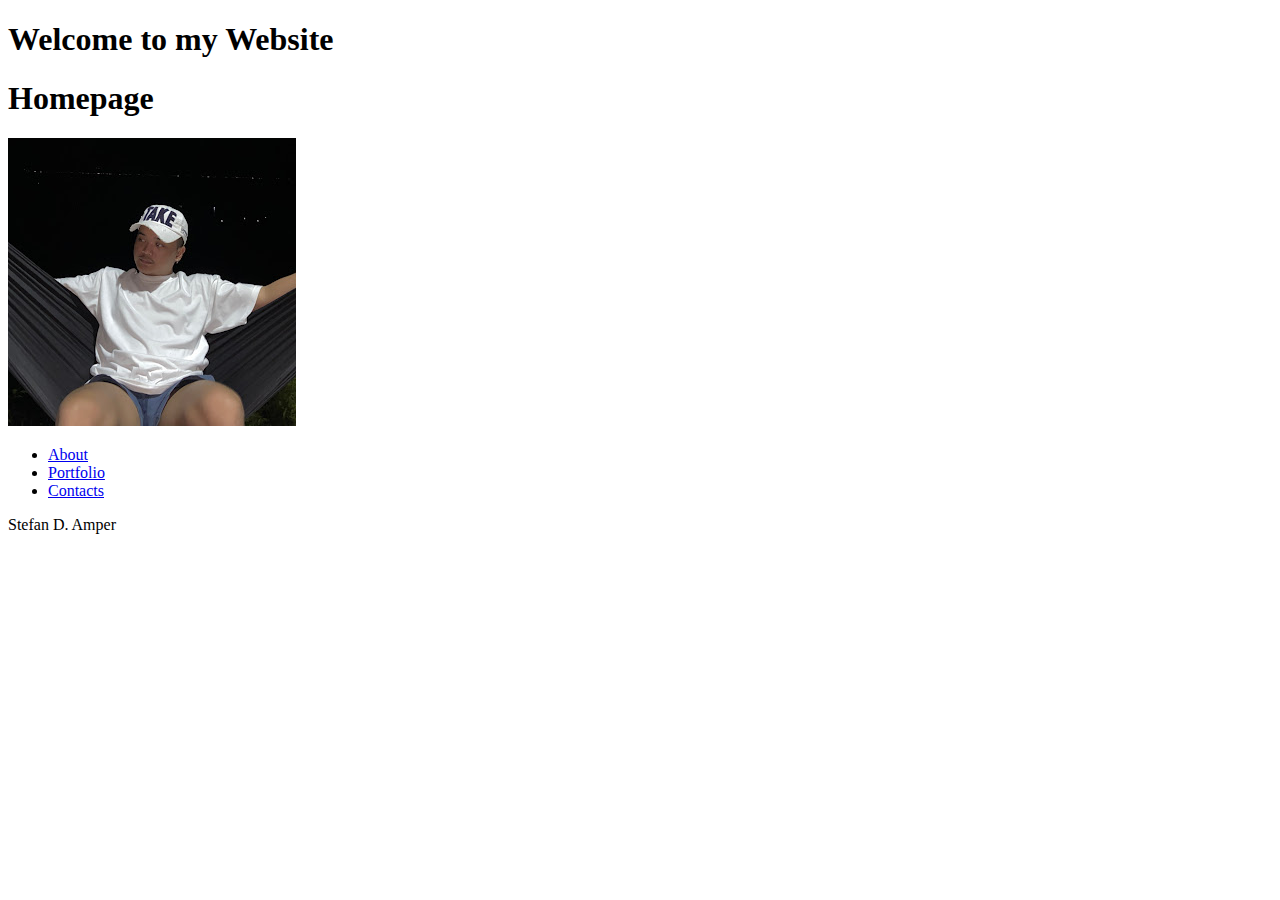
<file: Amper/index.html>
<!DOCTYPE html>
<html lang="en">
<head>
    <meta charset="UTF-8">
    <meta name="viewport" content="width=device-width, initial-scale=1.0">
    <title>Document</title>
</head>
<body>
   <header>
    <h1>Welcome to my Website</h1>
   
    <h1>Homepage</h1>
    <div>
        <img src="images/Stefan.jpg">
    </div>

    <nav>
        <ul>
           <li><a href="pages/about.html">About</a></li>
            <li><a href="pages/portfolio.html">Portfolio</a></li>
            <li><a href="pages/contact.html">Contacts</a></li>
        </ul>
    </nav>

    <div>
        <p>Stefan D. Amper</p>
    </div>
</body>
</html>
</file>
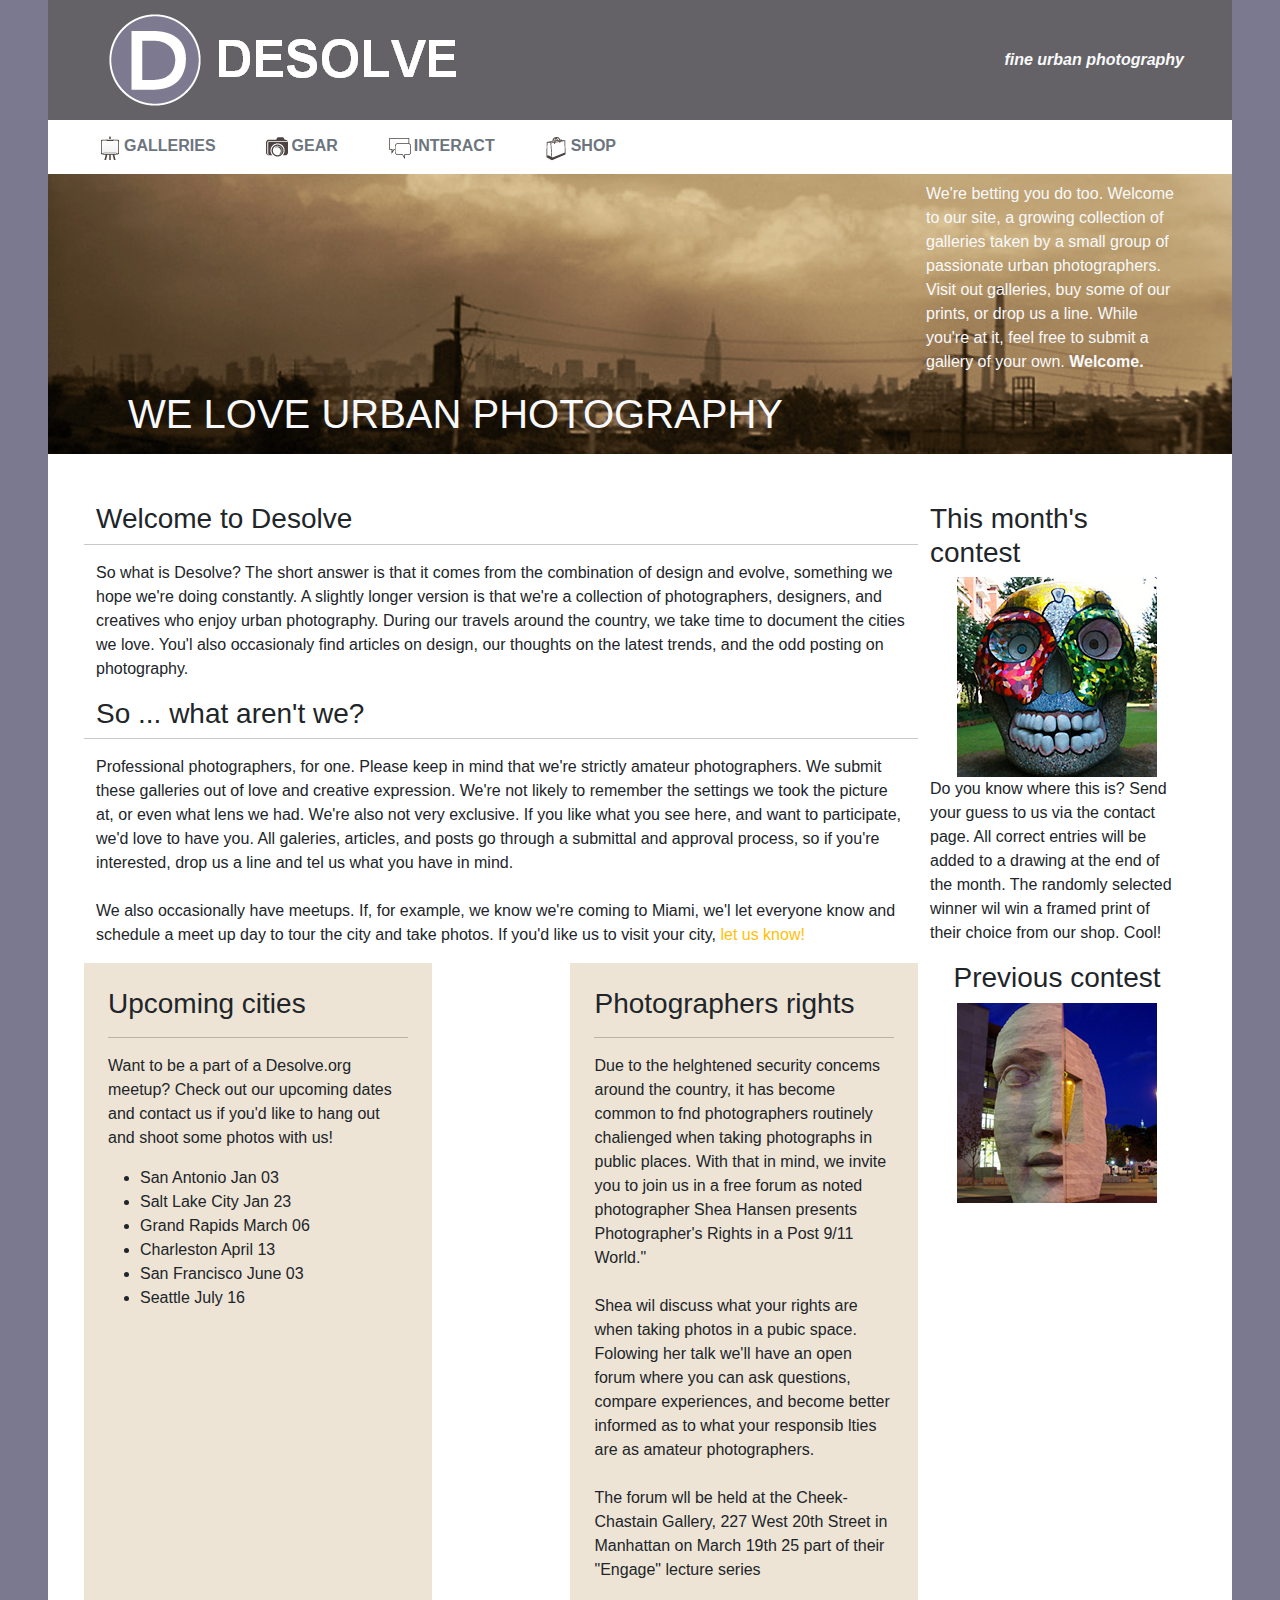
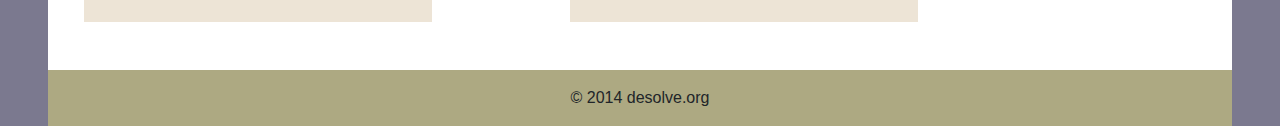
<file: AWEBDES-Prelim-Amper/index.html>
<!doctype html>
<html lang="en">

<head>
    <meta charset="utf-8">
    <meta name="viewport" content="width=device-width, initial-scale=1">
    <title>Prelim Amper</title>
    <link href="https://cdn.jsdelivr.net/npm/bootstrap@5.3.3/dist/css/bootstrap.min.css" rel="stylesheet">
    <link rel="stylesheet" href="styles.css">
</head>

<body class="px-5">
    <header>
        <div class="container-fluid d-flex align-items-center justify-content-between px-5">
            <img src="images/logo 1.jpg" alt="Logo">
            <p class="text-light fst-italic fw-semibold my-0">fine urban photography</p>
        </div>
    </header>

    <nav class="link">
        <div class="container-fluid p-2 ps-5 d-flex align-items-center gap-5">
            <a href="#" class="text-secondary text-decoration-none fw-bold">
                <img src="images/nav_galleries.jpg">GALLERIES
            </a>
            <a href="#" class="text-secondary text-decoration-none fw-bold">
                <img src="images/nav_gear.jpg">GEAR
            </a>
            <a href="#" class="text-secondary text-decoration-none fw-bold">
                <img src="images/nav_interact.jpg">INTERACT
            </a>
            <a href="#" class="text-secondary text-decoration-none fw-bold">
                <img src="images/nav_shop.jpg">SHOP
            </a>
        </div>
    </nav>

    <section class="hero">
        <div class="container-fluid p-2 g-3">
            <div class="row d-flex justify-content-end text-light px-5">
                <div class="col-3">
                    <p>
                        We're betting you do too. Welcome to our site, a growing collection of galleries taken by a
                        small group of passionate urban photographers. Visit out galleries, buy some of our prints,
                        or
                        drop us a line. While you're at it, feel free to submit a gallery of your own.
                        <span class="fw-semibold">Welcome.</span>
                    </p>
                </div>
                <div class="row">
                    <h1>WE LOVE URBAN PHOTOGRAPHY</h1>
                </div>
            </div>
        </div>
    </section>

    <section class="body">
        <div class="container-fluid g-3 px-5 py-5">
            <div class="row">
                <div class="col-9">
                    <div class="row">
                        <h3>Welcome to Desolve</h3>
                        <hr>
                        <p>So what is Desolve? The short answer is that it comes from the combination of design and
                            evolve,
                            something we hope
                            we're doing constantly. A slightly longer version is that we're a collection of
                            photographers,
                            designers, and creatives who
                            enjoy urban photography. During our travels around the country, we take time to document the
                            cities
                            we love. You'l also
                            occasionaly find articles on design, our thoughts on the latest trends, and the odd posting
                            on
                            photography.</p>
                    </div>
                    <div class="row">
                        <h3>So ... what aren't we?</h3>
                        <hr>
                        <p>
                            Professional photographers, for one. Please keep in mind that we're strictly amateur
                            photographers. We submit these
                            galleries out of love and creative expression. We're not likely to remember the settings we
                            took
                            the picture at, or even what
                            lens we had. We're also not very exclusive. If you like what you see here, and want to
                            participate, we'd love to have you. All
                            galeries, articles, and posts go through a submittal and approval process, so if you're
                            interested, drop us a line and tel us
                            what you have in mind.
                            <br><br>
                            We also occasionally have meetups. If, for example, we know we're coming to Miami, we'l let
                            everyone know and schedule
                            a meet up day to tour the city and take photos. If you'd like us to visit your city, <span
                                class="text-warning">let us
                                know!</span>
                        </p>
                    </div>
                    <div class="row">
                        <div class="col-5 cardColor p-4">
                            <h3>Upcoming cities</h3>
                            <hr>
                            <p>
                                Want to be a part of a Desolve.org meetup? Check out
                                our upcoming dates and contact us if you'd like to hang
                                out and shoot some photos with us!
                            <ul>
                                <li>San Antonio Jan 03</li>
                                <li>Salt Lake City Jan 23</li>
                                <li>Grand Rapids March 06</li>
                                <li>Charleston April 13</li>
                                <li>San Francisco June 03</li>
                                <li>Seattle July 16</li>
                            </ul>
                            </p>
                        </div>
                        <div class="col-2"></div>
                        <div class="col-5 cardColor p-4">
                            <h3>Photographers rights</h3>
                            <hr>
                            <p>
                                Due to the helghtened security concems around the
                                country, it has become common to fnd photographers
                                routinely chalienged when taking photographs in public
                                places. With that in mind, we invite you to join us in a free
                                forum as noted photographer Shea Hansen presents
                                Photographer's Rights in a Post 9/11 World."
                                <br><br>
                                Shea wil discuss what your rights are when taking
                                photos in a pubic space. Folowing her talk we'll have an
                                open forum where you can ask questions, compare
                                experiences, and become better informed as to what
                                your responsib lties are as amateur photographers.
                                <br><br>
                                The forum wll be held at the Cheek-Chastain Gallery,
                                227 West 20th Street in Manhattan on March 19th 25
                                part of their "Engage" lecture series
                            </p>
                        </div>
                    </div>
                </div>
                <div class="col-3 d-flex flex-column align-items-center">
                    <h3>This month's contest</h3>
                    <img src="images/contest.jpg" width="200px">
                    <p>Do you know where this is? Send your
                        guess to us via the contact page. All correct
                        entries will be added to a drawing at the end
                        of the month. The randomly selected winner
                        wil win a framed print of their choice from
                        our shop. Cool!</p>
                    <h3>Previous contest</h3>
                    <img src="images/previous.jpg" width="200px">
                </div>
            </div>
        </div>
    </section>

    <footer class="p-3">
        <p class="text-center my-0">&copy; 2014 desolve.org</p>
    </footer>

    <script src="https://cdn.jsdelivr.net/npm/bootstrap@5.3.3/dist/js/bootstrap.bundle.min.js"></script>
</body>

</html>
</file>
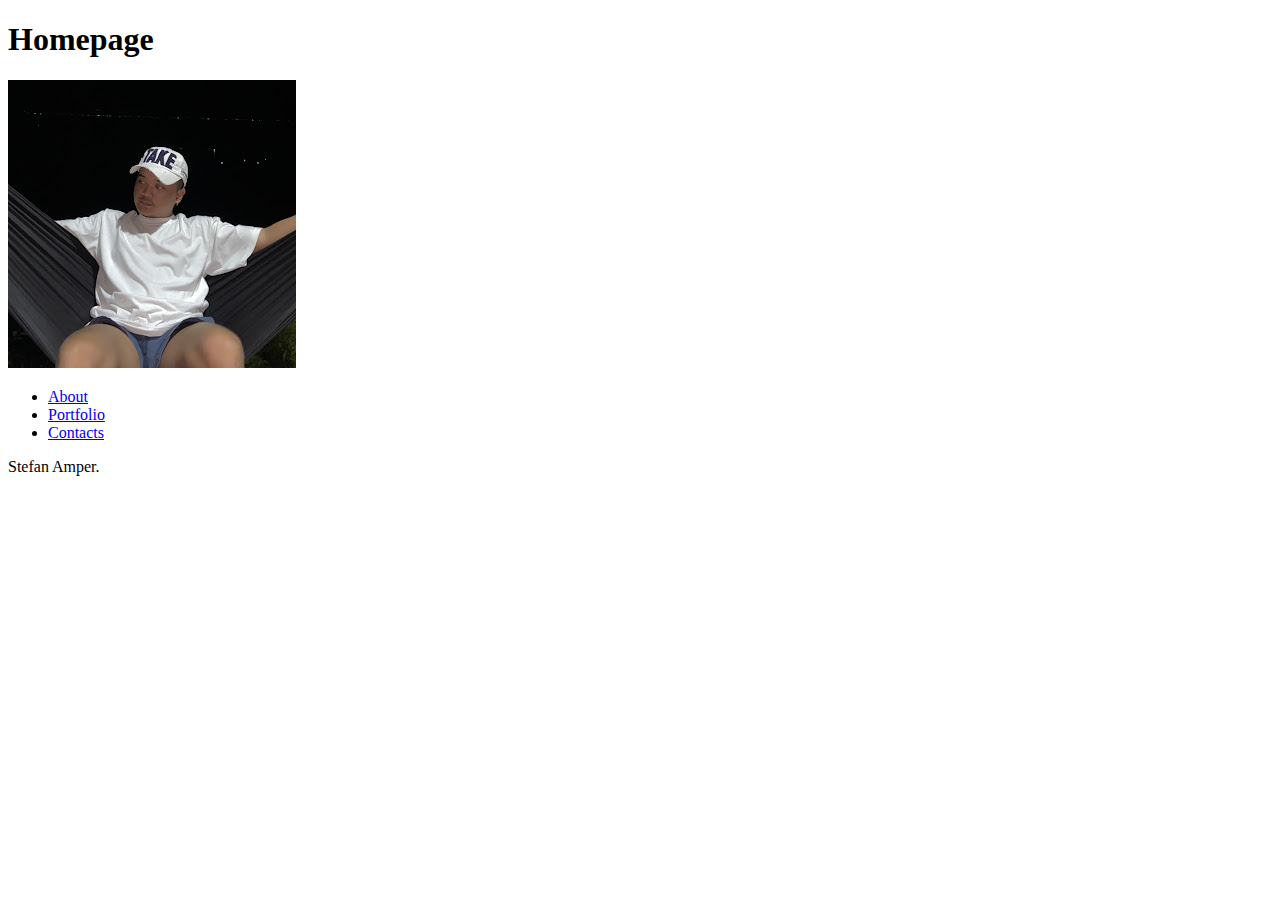
<file: Week3/index.html>
<!DOCTYPE html>
<html lang="en">
<head>
    <meta charset="UTF-8">
    <meta name="viewport" content="width=device-width, initial-scale=1.0">
    <title>Document</title>
</head>
<body>
    <h1>Homepage</h1>
    <div>
        <img src="Images/Stefan.jpg">
    </div>

    <nav>
        <ul>
           <li><a href="about.html">About</a></li>
            <li><a href="portfolio.html">Portfolio</a></li>
            <li><a href="contact.html">Contacts</a></li>
        </ul>
    </nav>

    <div>
        <p>Stefan Amper.</p>
    </div>
</body>
</html>
</file>
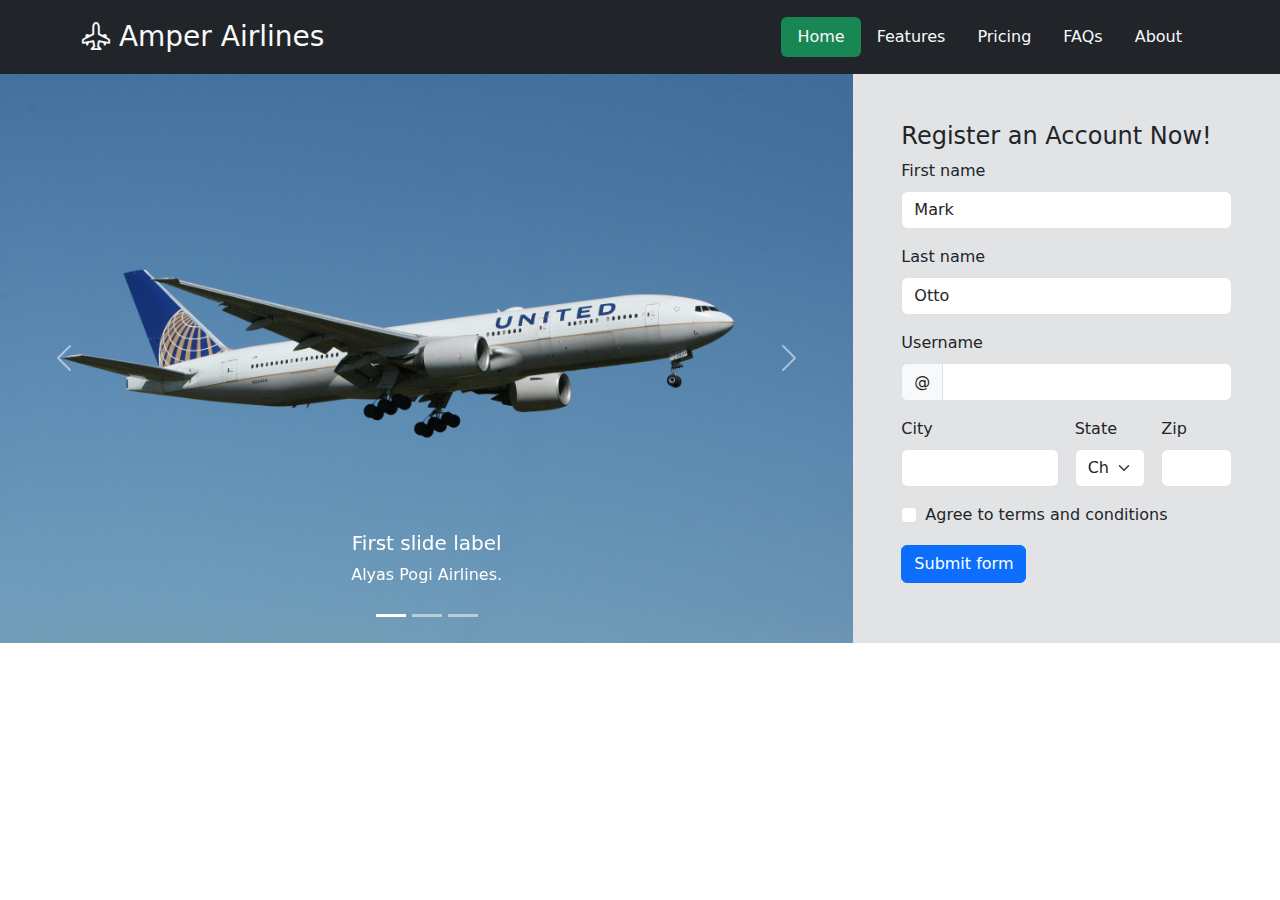
<file: Week5/index.html>
<!doctype html>
<html lang="en">
  <head>
    <meta charset="utf-8">
    <meta name="viewport" content="width=device-width, initial-scale=1">
    <title>Bootstrap demo</title>
    <link href="https://cdn.jsdelivr.net/npm/bootstrap@5.3.3/dist/css/bootstrap.min.css" rel="stylesheet" integrity="sha384-QWTKZyjpPEjISv5WaRU9OFeRpok6YctnYmDr5pNlyT2bRjXh0JMhjY6hW+ALEwIH" crossorigin="anonymous">
    <link rel="stylesheet" href="https://cdn.jsdelivr.net/npm/bootstrap-icons@1.11.3/font/bootstrap-icons.min.css">
  </head>
  <body>
    <nav class="bg-dark p-3">
        <div class="container">
          <header class="d-flex justify-content-between align-items-center">
            <a href="#" class="text-light text-decoration-none fs-3">
                <i class="bi bi-airplane-engines"></i> Amper Airlines
            </a>
            <ul class="nav nav-pills">
              <li class="nav-item">
                <a class= "nav-link link-light text-bg-success active" aria-current="page" href="#">Home</a>
              </li>
              <li class="nav-item">
                <a class="nav-link link-light" href="#">Features</a>
              </li>
              <li class="nav-item">
                <a class="nav-link link-light" href="#">Pricing</a>
              <li class="nav-item">
                <a class="nav-link link-light" href="#">FAQs</a>
              <li class="nav-item">
                <a class="nav-link link-light" href="#">About</a>
              </li>
            </ul>
          </header>
        </div>
    </nav>
    <div class="hero">
      <div class="container-fluid g-0">
        <div class="row g-0">
          <div class="col-8">
            <div id="carouselExampleCaptions" class="carousel slide">
              <div class="carousel-indicators">
                <button type="button" data-bs-target="#carouselExampleCaptions" data-bs-slide-to="0" class="active" aria-current="true" aria-label="Slide 1"></button>
                <button type="button" data-bs-target="#carouselExampleCaptions" data-bs-slide-to="1" aria-label="Slide 2"></button>
                <button type="button" data-bs-target="#carouselExampleCaptions" data-bs-slide-to="2" aria-label="Slide 3"></button>
              </div>
              <div class="carousel-inner">
                <div class="carousel-item active">
                  <img src="Images/Image3.jpg" class="d-block w-100" alt="...">
                  <div class="carousel-caption d-none d-md-block">
                    <h5>First slide label</h5>
                    <p>Alyas Pogi Airlines.</p>
                  </div>
                </div>
                <div class="carousel-item">
                  <img src="Images/Image1.jpg" class="d-block w-100" alt="...">
                  <div class="carousel-caption d-none d-md-block">
                    <h5>Second slide label</h5>
                    <p>Alyas Pogi Airlines.</p>
                  </div>
                </div>
                <div class="carousel-item">
                  <img src="Images/Image4.jpg" class="d-block w-100" alt="...">
                  <div class="carousel-caption d-none d-md-block">
                    <h5>Third slide label</h5>
                    <p>Alyas Pogi Airlines</p>
                  </div>
                </div>
              </div>
              <button class="carousel-control-prev" type="button" data-bs-target="#carouselExampleCaptions" data-bs-slide="prev">
                <span class="carousel-control-prev-icon" aria-hidden="true"></span>
                <span class="visually-hidden">Previous</span>
              </button>
              <button class="carousel-control-next" type="button" data-bs-target="#carouselExampleCaptions" data-bs-slide="next">
                <span class="carousel-control-next-icon" aria-hidden="true"></span>
                <span class="visually-hidden">Next</span>
              </button>
            </div>
          </div>
          <div class="col-4 bg-secondary-subtle p-5">
          <h4>Register an Account Now!</h4>
          <form class="row g-3 needs-validation" novalidate>
            <div class="col-12">
              <label for="validationCustom01" class="form-label">First name</label>
              <input type="text" class="form-control" id="validationCustom01" value="Mark" required>
              <div class="valid-feedback">
                Looks good!
              </div>
            </div>
            <div class="col-12">
              <label for="validationCustom02" class="form-label">Last name</label>
              <input type="text" class="form-control" id="validationCustom02" value="Otto" required>
              <div class="valid-feedback">
                Looks good!
              </div>
            </div>
            <div class="col-12">
              <label for="validationCustomUsername" class="form-label">Username</label>
              <div class="input-group has-validation">
                <span class="input-group-text" id="inputGroupPrepend">@</span>
                <input type="text" class="form-control" id="validationCustomUsername" aria-describedby="inputGroupPrepend" required>
                <div class="invalid-feedback">
                  Please choose a username.
                </div>
              </div>
            </div>
            <div class="col-md-6">
              <label for="validationCustom03" class="form-label">City</label>
              <input type="text" class="form-control" id="validationCustom03" required>
              <div class="invalid-feedback">
                Please provide a valid city.
              </div>
            </div>
            <div class="col-md-3">
              <label for="validationCustom04" class="form-label">State</label>
              <select class="form-select" id="validationCustom04" required>
                <option selected disabled value="">Choose...</option>
                <option>...</option>
              </select>
              <div class="invalid-feedback">
                Please select a valid state.
              </div>
            </div>
            <div class="col-md-3">
              <label for="validationCustom05" class="form-label">Zip</label>
              <input type="text" class="form-control" id="validationCustom05" required>
              <div class="invalid-feedback">
                Please provide a valid zip.
              </div>
            </div>
            <div class="col-12">
              <div class="form-check">
                <input class="form-check-input" type="checkbox" value="" id="invalidCheck" required>
                <label class="form-check-label" for="invalidCheck">
                  Agree to terms and conditions
                </label>
                <div class="invalid-feedback">
                  You must agree before submitting.
                </div>
              </div>
            </div>
            <div class="col-12">
              <button class="btn btn-primary" type="submit">Submit form</button>
            </div>
          </form>
            </div>
        </div>  
    </div>
    <script src="https://cdn.jsdelivr.net/npm/bootstrap@5.3.3/dist/js/bootstrap.bundle.min.js" integrity="sha384-YvpcrYf0tY3lHB60NNkmXc5s9fDVZLESaAA55NDzOxhy9GkcIdslK1eN7N6jIeHz" crossorigin="anonymous"></script>
  </body>
</html>
</file>
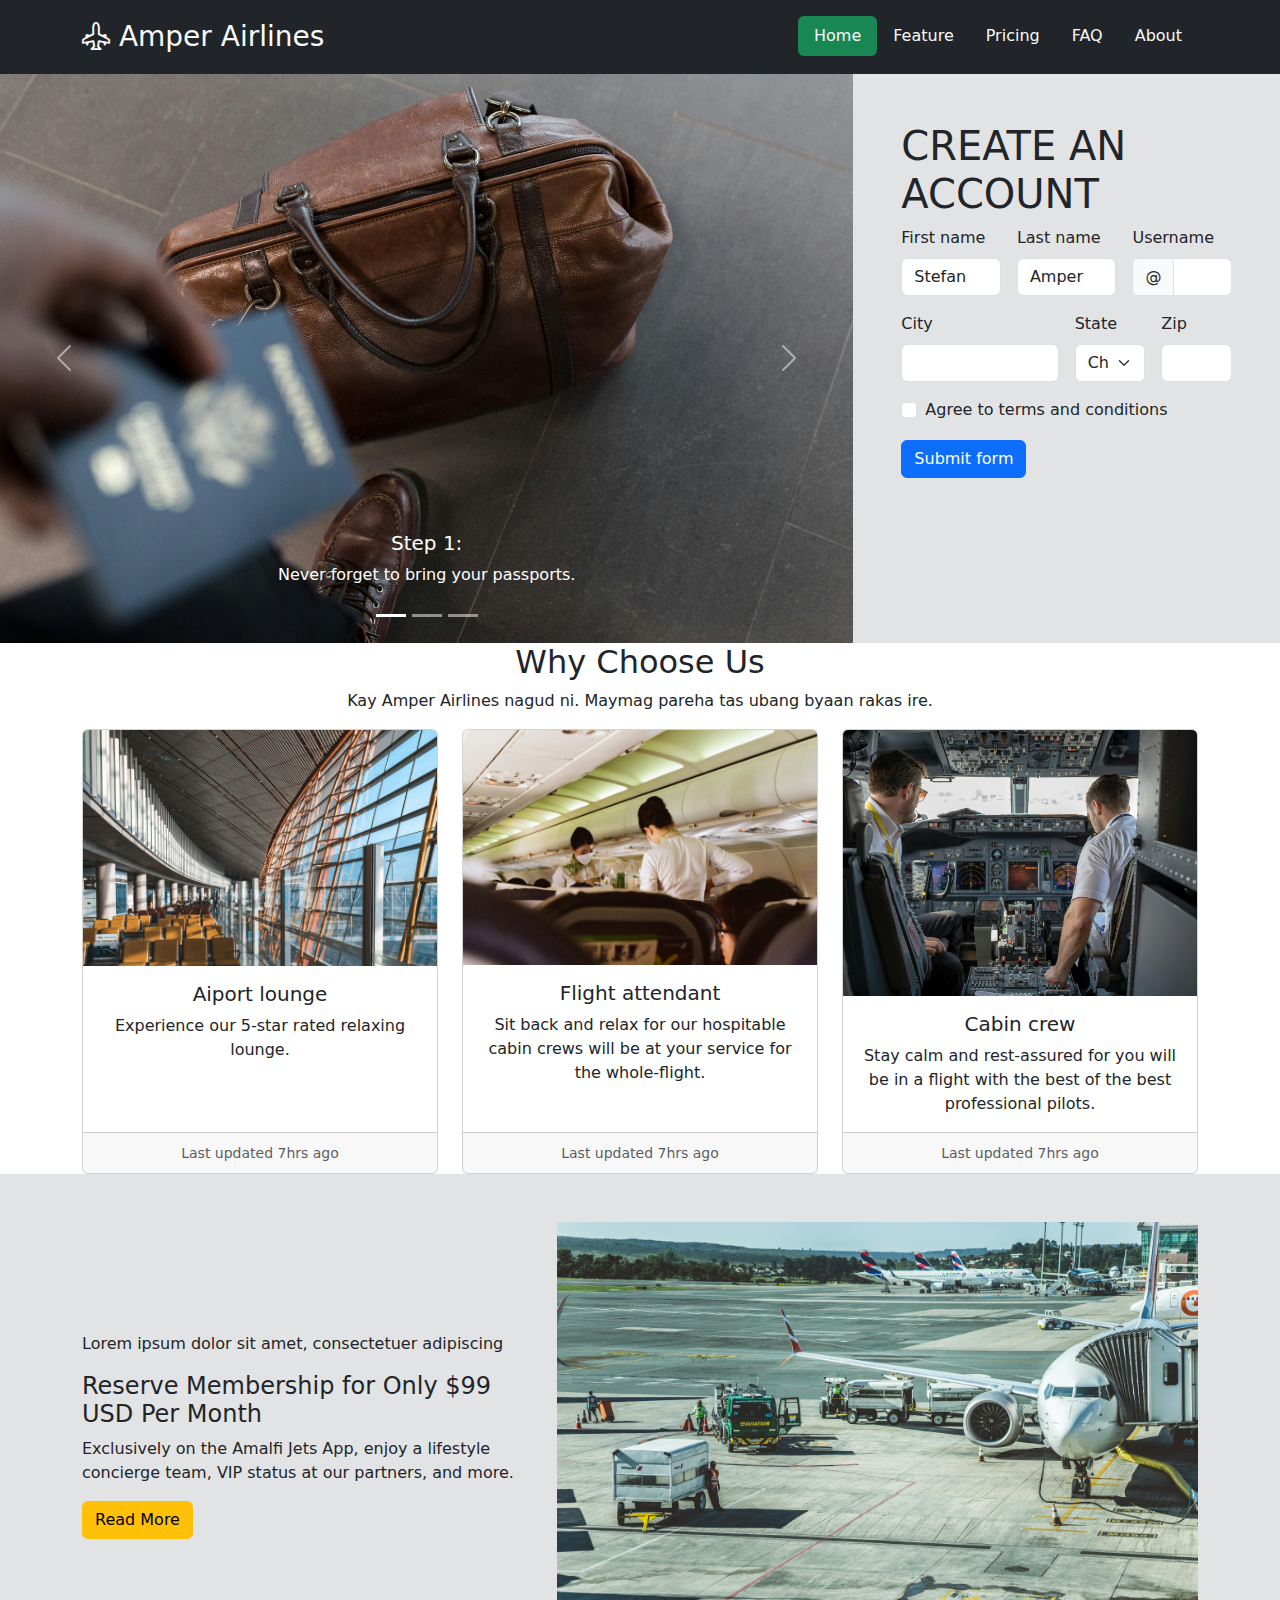
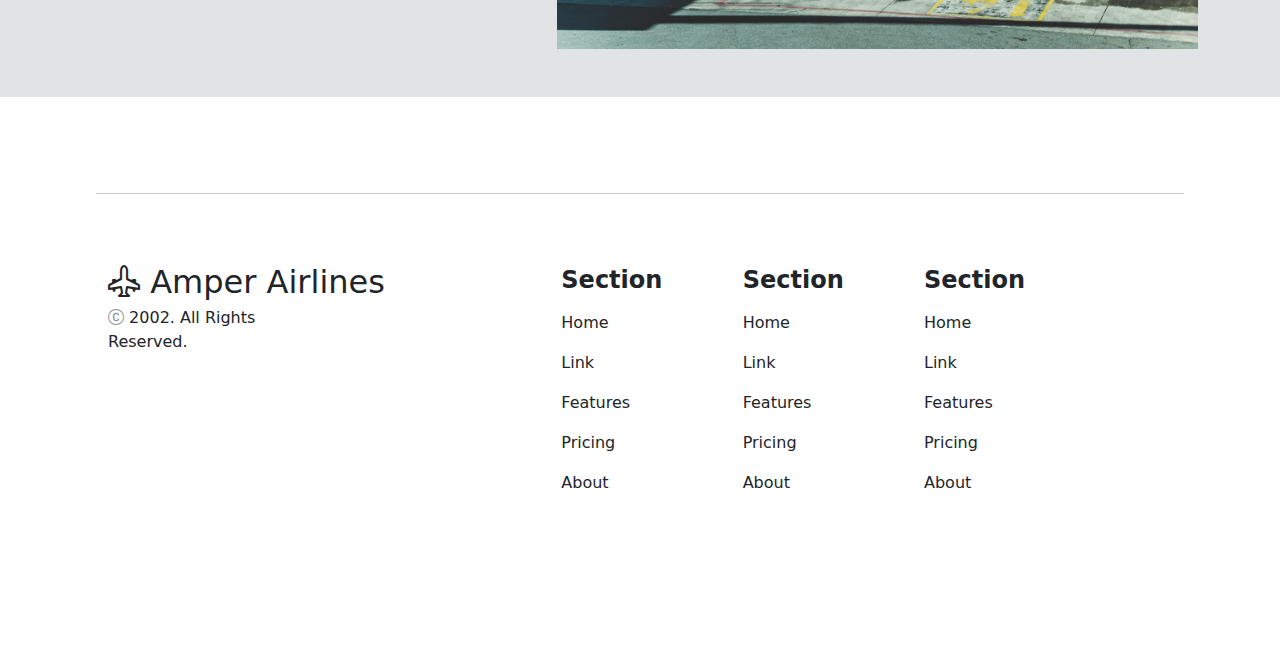
<file: Week6/index.html>
<!doctype html>
<html lang="en">

<head>
  <meta charset="utf-8">
  <meta name="viewport" content="width=device-width, initial-scale=1">
  <title>Amper Airlines</title>
  <link href="https://cdn.jsdelivr.net/npm/bootstrap@5.3.3/dist/css/bootstrap.min.css" rel="stylesheet">
  <link rel="stylesheet" href="https://cdn.jsdelivr.net/npm/bootstrap-icons@1.11.3/font/bootstrap-icons.min.css">
</head>

<body>
  <section class="bg-dark p-3">
    <div class="container d-flex justify-content-between">
      <a href="#" class="link-light text-decoration-none fs-3">
        <i class="bi bi-airplane-engines"></i> Amper Airlines
      </a>
      <ul class="nav nav-pills">
        <li class="nav-item">
          <a class="nav-link link-light text-bg-success active" aria-current="page" href="#">Home</a>
        </li>
        <li class="nav-item">
          <a class="link-light nav-link" href="#">Feature</a>
        </li>
        <li class="nav-item">
          <a class="link-light nav-link" href="#">Pricing</a>
        </li>
        <li class="nav-item">
          <a class="link-light nav-link" href="#">FAQ</a>
        </li>
        <li class="nav-item">
          <a class="link-light nav-link" href="#">About</a>
        </li>
      </ul>
    </div>
  </section>
  <section class="banner">
    <div class="container-fluid p-0">
      <div class="row g-0">
        <div class="col-8">
          <div id="carouselExampleCaptions" class="carousel slide">
            <div class="carousel-indicators">
              <button type="button" data-bs-target="#carouselExampleCaptions" data-bs-slide-to="0" class="active"
                aria-current="true" aria-label="Slide 1"></button>
              <button type="button" data-bs-target="#carouselExampleCaptions" data-bs-slide-to="1"
                aria-label="Slide 2"></button>
              <button type="button" data-bs-target="#carouselExampleCaptions" data-bs-slide-to="2"
                aria-label="Slide 3"></button>
            </div>
            <div class="carousel-inner">
              <div class="carousel-item active">
                <img src="Image1.jpg" class="d-block w-100" alt="...">
                <div class="carousel-caption d-none d-md-block">
                  <h5>Step 1:</h5>
                  <p>Never forget to bring your passports.</p>
                </div>
              </div>
              <div class="carousel-item">
                <img src="Image2.jpg" class="d-block w-100" alt="...">
                <div class="carousel-caption d-none d-md-block">
                  <h5>Step 2:</h5>
                  <p>Be on time and go to your scheduled plane.</p>
                </div>
              </div>
              <div class="carousel-item">
                <img src="Image3.jpg" class="d-block w-100" alt="...">
                <div class="carousel-caption d-none d-md-block">
                  <h5>Step: 3</h5>
                  <p>Von Boyage.</p>
                </div>
              </div>
            </div>
            <button class="carousel-control-prev" type="button" data-bs-target="#carouselExampleCaptions"
              data-bs-slide="prev">
              <span class="carousel-control-prev-icon" aria-hidden="true"></span>
              <span class="visually-hidden">Previous</span>
            </button>
            <button class="carousel-control-next" type="button" data-bs-target="#carouselExampleCaptions"
              data-bs-slide="next">
              <span class="carousel-control-next-icon" aria-hidden="true"></span>
              <span class="visually-hidden">Next</span>
            </button>
          </div>
        </div>
        <div class="col-4 p-5 bg-secondary-subtle">
          <h1>CREATE AN ACCOUNT</h1>
          <form class="row g-3 needs-validation" novalidate>
            <form class="row g-3 needs-validation" novalidate>
              <div class="col-md-4">
                <label for="validationCustom01" class="form-label">First name</label>
                <input type="text" class="form-control" id="validationCustom01" value="Stefan" required>
                <div class="valid-feedback">
                  Looks good!
                </div>
              </div>
              <div class="col-md-4">
                <label for="validationCustom02" class="form-label">Last name</label>
                <input type="text" class="form-control" id="validationCustom02" value="Amper" required>
                <div class="valid-feedback">
                  Looks good!
                </div>
              </div>
              <div class="col-md-4">
                <label for="validationCustomUsername" class="form-label">Username</label>
                <div class="input-group has-validation">
                  <span class="input-group-text" id="inputGroupPrepend">@</span>
                  <input type="text" class="form-control" id="validationCustomUsername"
                    aria-describedby="inputGroupPrepend" required>
                  <div class="invalid-feedback">
                    Please choose a username.
                  </div>
                </div>
              </div>
              <div class="col-md-6">
                <label for="validationCustom03" class="form-label">City</label>
                <input type="text" class="form-control" id="validationCustom03" required>
                <div class="invalid-feedback">
                  Please provide a valid city.
                </div>
              </div>
              <div class="col-md-3">
                <label for="validationCustom04" class="form-label">State</label>
                <select class="form-select" id="validationCustom04" required>
                  <option selected disabled value="">Choose...</option>
                  <option>...</option>
                </select>
                <div class="invalid-feedback">
                  Please select a valid state.
                </div>
              </div>
              <div class="col-md-3">
                <label for="validationCustom05" class="form-label">Zip</label>
                <input type="text" class="form-control" id="validationCustom05" required>
                <div class="invalid-feedback">
                  Please provide a valid zip.
                </div>
              </div>
              <div class="col-12">
                <div class="form-check">
                  <input class="form-check-input" type="checkbox" value="" id="invalidCheck" required>
                  <label class="form-check-label" for="invalidCheck">
                    Agree to terms and conditions
                  </label>
                  <div class="invalid-feedback">
                    You must agree before submitting.
                  </div>
                </div>
              </div>
              <div class="col-12">
                <button class="btn btn-primary" type="submit">Submit form</button>
              </div>
            </form>
          </form>

        </div>

      </div>
    </div>
  </section>



  <div class="container text-center">
    <h2>Why Choose Us</h2>
    <p>Kay Amper Airlines nagud ni. Maymag pareha tas ubang byaan rakas ire.</p>
    <div class="row row-cols-1 row-cols-md-3 g-4">
      <div class="col">
        <div class="card h-100">
          <img src="Image4.jpg" class="card-img-top" alt="...">
          <div class="card-body">
            <h5 class="card-title">Aiport lounge</h5>
            <p class="card-text">Experience our 5-star rated relaxing lounge.</p>
          </div>
          <div class="card-footer">
            <small class="text-body-secondary">Last updated 7hrs ago</small>
          </div>
        </div>
      </div>
      <div class="col">
        <div class="card h-100">
          <img src="Image5.jpg" class="card-img-top" alt="...">
          <div class="card-body">
            <h5 class="card-title">Flight attendant</h5>
            <p class="card-text">Sit back and relax for our hospitable cabin crews will be at your service for the
              whole-flight.</p>
          </div>
          <div class="card-footer">
            <small class="text-body-secondary">Last updated 7hrs ago</small>
          </div>
        </div>
      </div>
      <div class="col">
        <div class="card h-100">
          <img src="Image6.jpg" class="card-img-top" alt="...">
          <div class="card-body">
            <h5 class="card-title">Cabin crew</h5>
            <p class="card-text">Stay calm and rest-assured for you will be in a flight with the best of the best
              professional pilots.</p>
          </div>
          <div class="card-footer">
            <small class="text-body-secondary">Last updated 7hrs ago</small>
          </div>
        </div>
      </div>
    </div>
  </div>
  <section class="py-5 bg-secondary-subtle">
    <div class="container">
      <div class="row align-items-center">
        <div class="col-5">
          <p class="fs-6">Lorem ipsum dolor sit amet, consectetuer adipiscing</p>
          <h4>Reserve Membership for Only $99 USD Per Month</h4>
          <p>Exclusively on the Amalfi Jets App, enjoy a lifestyle concierge team, VIP status at our partners, and
            more.</p>
          <button type="button" class="btn btn-warning">Read More</button>
        </div>
        <div class="col-7">
          <img src="image7.jpg" class=" img-fluid w-100" alt="...">
        </div>
      </div>
    </div>
  </section>
  <div class="row m-5 p-5">
    <hr>
    
    <div class="col-5 py-5">
      <a href="#" class="text-dark text-decoration-none fs-2">
        <i class="bi bi-airplane-engines"></i> Amper Airlines
      </a>
      <p><i class="bi bi-c-circle text-body-tertiary"></i> 2002. All Rights<br>Reserved.</p>
    </div>
    <div class="col-2 py-5">
      <h4 class="py-2"><b>Section</b></h4>
      <p>Home</p>
      <p>Link</p>
      <p>Features</p>
      <p>Pricing</p>
      <p>About</p>
    </div>
    <div class="col-2 py-5">
      <h4 class="py-2"><b>Section</b></h4>

      <p>Home</p>
      <p>Link</p>
      <p>Features</p>
      <p>Pricing</p>
      <p>About</p>
    </div>
    <div class="col-2 py-5">
      <h4 class="py-2"><b>Section</b></h4>

      <p>Home</p>
      <p>Link</p>
      <p>Features</p>
      <p>Pricing</p>
      <p>About</p>
    </div>


  </div>

  <script src="https://cdn.jsdelivr.net/npm/bootstrap@5.3.3/dist/js/bootstrap.bundle.min.js"
    integrity="sha384-YvpcrYf0tY3lHB60NNkmXc5s9fDVZLESaAA55NDzOxhy9GkcIdslK1eN7N6jIeHz"
    crossorigin="anonymous"></script>
</body>

</html>
</file>
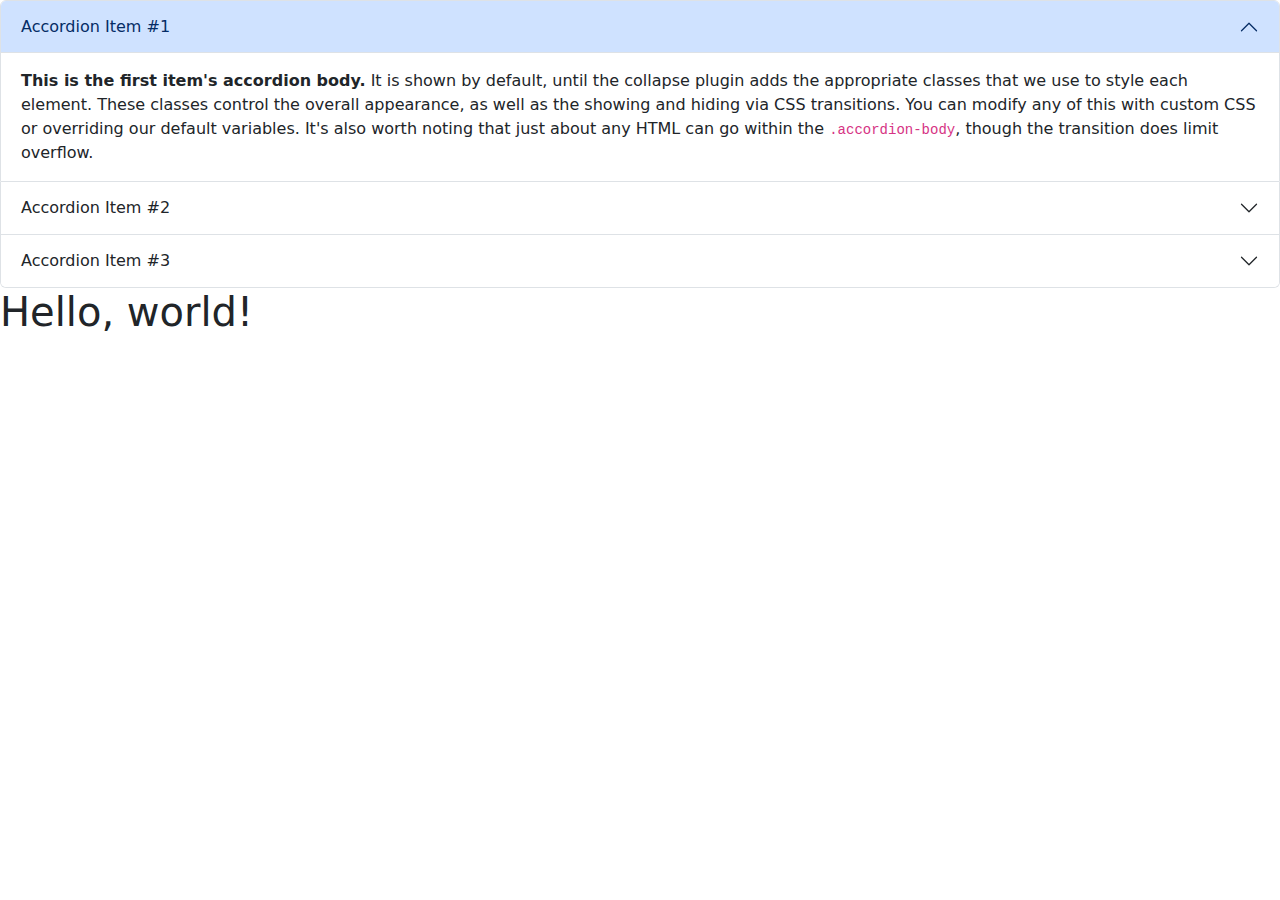
<file: Bootstrap (Amper)/Accordion.html>
<!doctype html>
<html lang="en">
  <head>
    <meta charset="utf-8">
    <meta name="viewport" content="width=device-width, initial-scale=1">
    <title>Bootstrap demo</title>
    <link href="https://cdn.jsdelivr.net/npm/bootstrap@5.3.3/dist/css/bootstrap.min.css" rel="stylesheet" integrity="sha384-QWTKZyjpPEjISv5WaRU9OFeRpok6YctnYmDr5pNlyT2bRjXh0JMhjY6hW+ALEwIH" crossorigin="anonymous">
  </head>
  <body>
    <div class="accordion" id="accordionExample">
        <div class="accordion-item">
          <h2 class="accordion-header">
            <button class="accordion-button" type="button" data-bs-toggle="collapse" data-bs-target="#collapseOne" aria-expanded="true" aria-controls="collapseOne">
              Accordion Item #1
            </button>
          </h2>
          <div id="collapseOne" class="accordion-collapse collapse show" data-bs-parent="#accordionExample">
            <div class="accordion-body">
              <strong>This is the first item's accordion body.</strong> It is shown by default, until the collapse plugin adds the appropriate classes that we use to style each element. These classes control the overall appearance, as well as the showing and hiding via CSS transitions. You can modify any of this with custom CSS or overriding our default variables. It's also worth noting that just about any HTML can go within the <code>.accordion-body</code>, though the transition does limit overflow.
            </div>
          </div>
        </div>
        <div class="accordion-item">
          <h2 class="accordion-header">
            <button class="accordion-button collapsed" type="button" data-bs-toggle="collapse" data-bs-target="#collapseTwo" aria-expanded="false" aria-controls="collapseTwo">
              Accordion Item #2
            </button>
          </h2>
          <div id="collapseTwo" class="accordion-collapse collapse" data-bs-parent="#accordionExample">
            <div class="accordion-body">
              <strong>This is the second item's accordion body.</strong> It is hidden by default, until the collapse plugin adds the appropriate classes that we use to style each element. These classes control the overall appearance, as well as the showing and hiding via CSS transitions. You can modify any of this with custom CSS or overriding our default variables. It's also worth noting that just about any HTML can go within the <code>.accordion-body</code>, though the transition does limit overflow.
            </div>
          </div>
        </div>
        <div class="accordion-item">
          <h2 class="accordion-header">
            <button class="accordion-button collapsed" type="button" data-bs-toggle="collapse" data-bs-target="#collapseThree" aria-expanded="false" aria-controls="collapseThree">
              Accordion Item #3
            </button>
          </h2>
          <div id="collapseThree" class="accordion-collapse collapse" data-bs-parent="#accordionExample">
            <div class="accordion-body">
              <strong>This is the third item's accordion body.</strong> It is hidden by default, until the collapse plugin adds the appropriate classes that we use to style each element. These classes control the overall appearance, as well as the showing and hiding via CSS transitions. You can modify any of this with custom CSS or overriding our default variables. It's also worth noting that just about any HTML can go within the <code>.accordion-body</code>, though the transition does limit overflow.
            </div>
          </div>
        </div>
      </div>
    <h1>Hello, world!</h1>
    <script src="https://cdn.jsdelivr.net/npm/bootstrap@5.3.3/dist/js/bootstrap.bundle.min.js" integrity="sha384-YvpcrYf0tY3lHB60NNkmXc5s9fDVZLESaAA55NDzOxhy9GkcIdslK1eN7N6jIeHz" crossorigin="anonymous"></script>
  </body>
</html>
</file>
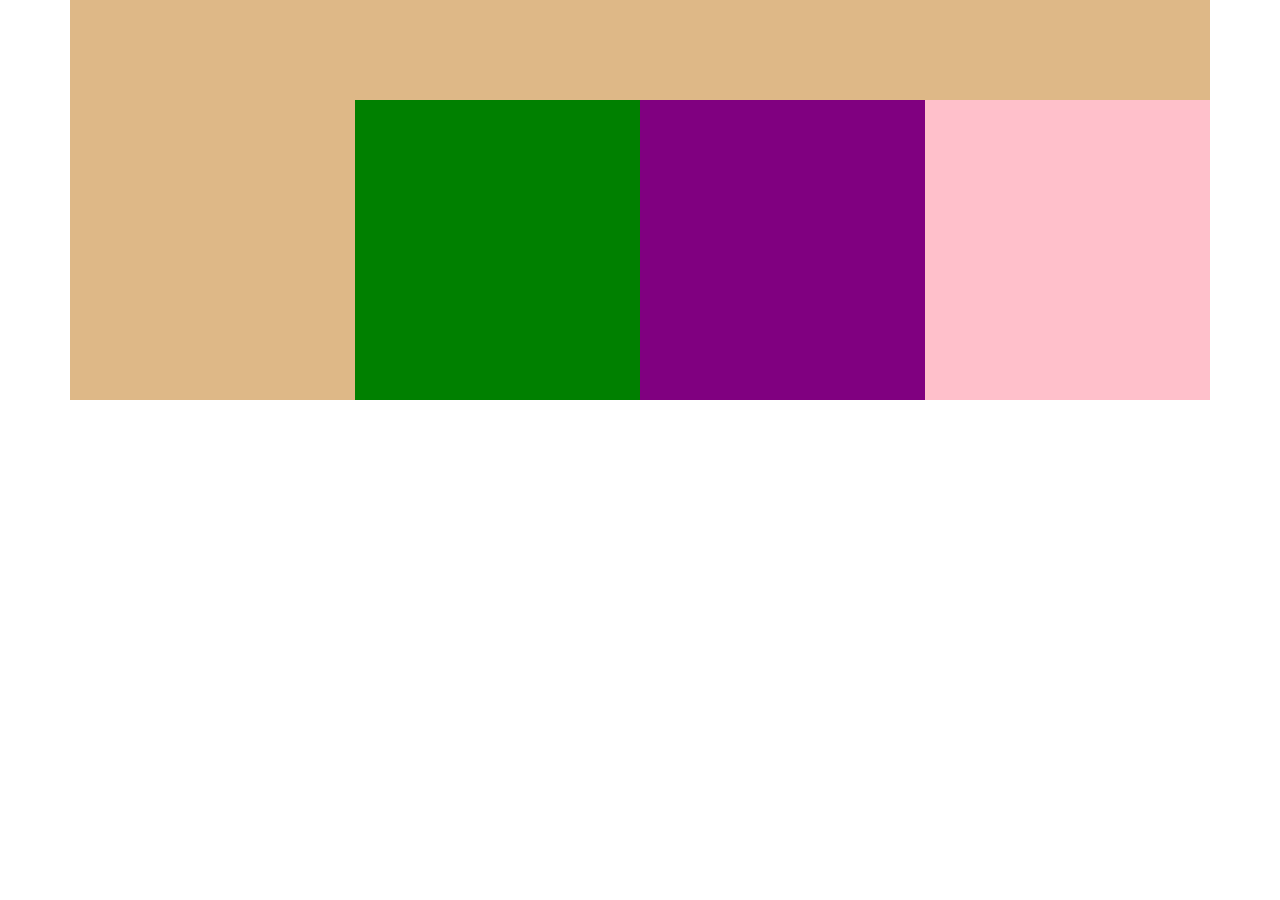
<file: Bootstrap (Amper)/layout.html>
<!doctype html>
<html lang="en">
  <head>
    <meta charset="utf-8">
    <meta name="viewport" content="width=device-width, initial-scale=1">
    <title>Bootstrap demo</title>
    <link href="https://cdn.jsdelivr.net/npm/bootstrap@5.3.3/dist/css/bootstrap.min.css" rel="stylesheet" integrity="sha384-QWTKZyjpPEjISv5WaRU9OFeRpok6YctnYmDr5pNlyT2bRjXh0JMhjY6hW+ALEwIH" crossorigin="anonymous">
    <link href="style.css" rel="stylesheet"> 
  </head>
  <body>
        <div class="container">
            <div class="row">
                <div class="col box box1"></div>
            </div>
        </div>

         <div class="container">
            <div class="row">
                <div class="col box box1"></div>
                <div class="col box box2"></div>
                <div class="col box box3"></div>
                <div class="col box box4"></div>
            
            </div>
        </div>
        
        <div class="container">
            <div class="row">
                <div class="col box box1"></div>
                <div class="col box box2"></div>
                <div class="col box box3"></div>
                <div class="col box box4"></div>
            </div>
        </div>

        <div class="container">
            <div class="row">
                <div class="col box box1"></div>
                <div class="col box box2"></div>
                <div class="col box box3"></div>
                <div class="col box box4"></div>
            </div>
        </div>


      

    
    <script src="https://cdn.jsdelivr.net/npm/bootstrap@5.3.3/dist/js/bootstrap.bundle.min.js"></script> 
  </body>
</html>
</file>
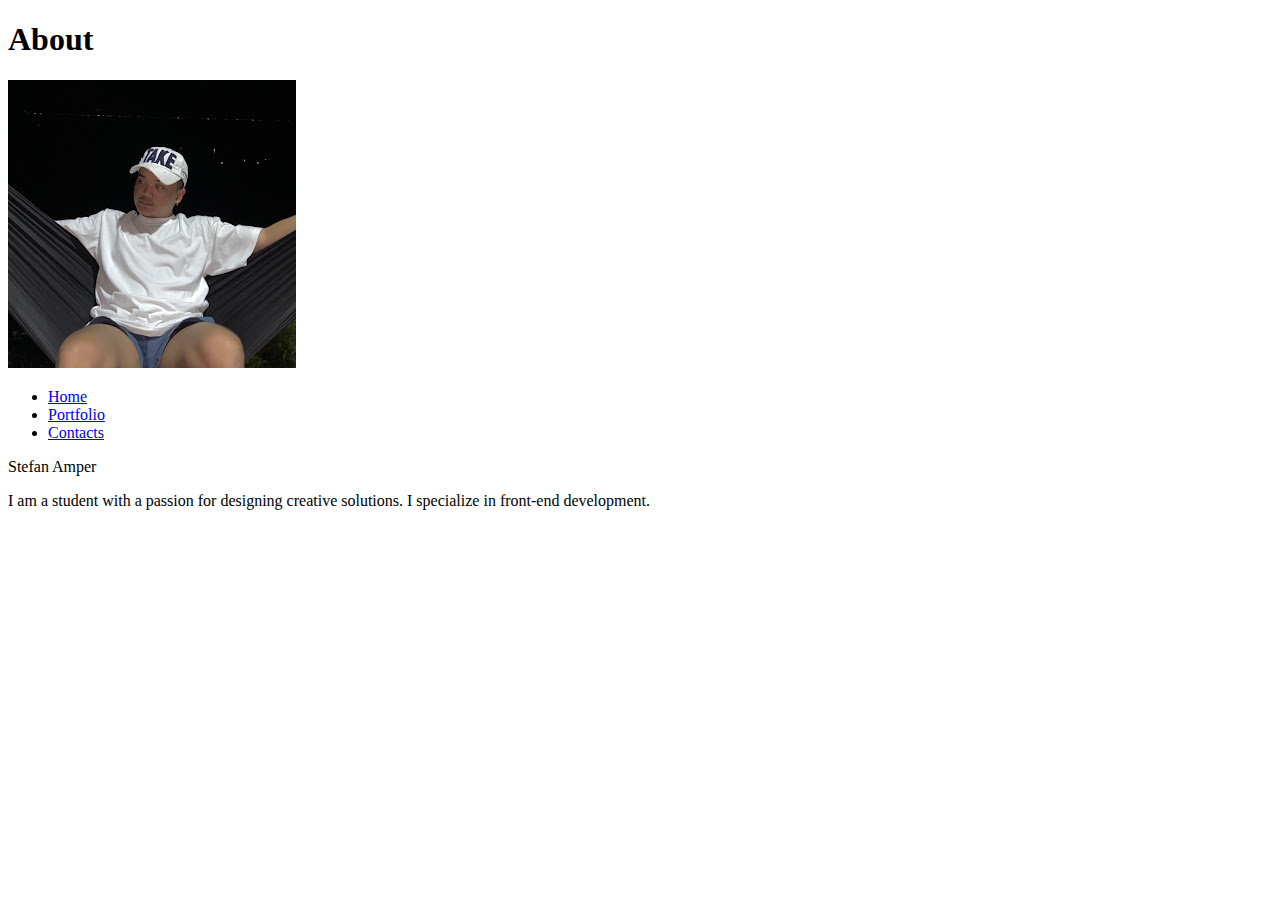
<file: Week3/about.html>
<!DOCTYPE html>
<html lang="en">
<head>
    <meta charset="UTF-8">
    <meta name="viewport" content="width=device-width, initial-scale=1.0">
    <title>Document</title>
</head>
<body>
    <h1>About</h1>

    <div>
        <img src="Images/Stefan.jpg">
    </div>

    <nav>
        <ul>
           <li><a href="../index.html">Home</a></li>
            <li><a href="../pages/portfolio.html">Portfolio</a></li>
            <li><a href="../pages/contact.html">Contacts</a></li>
        </ul>
    </nav>

    <div>
        <p>Stefan Amper</p>
        <p>I am a student with a passion for designing creative solutions. I specialize in front-end development.</p>
    </div>
</body>
</html>
</file>
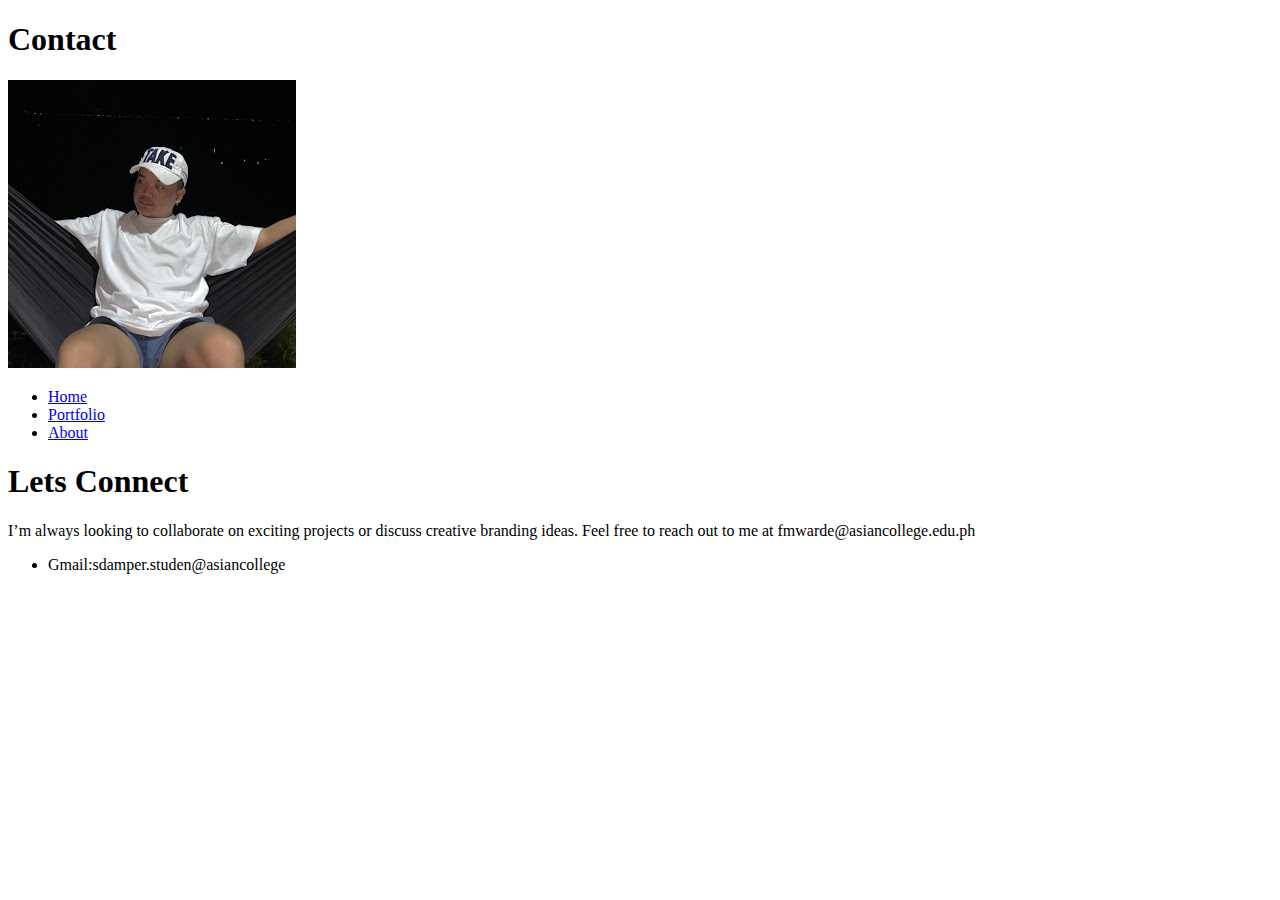
<file: Week3/contact.html>
<!DOCTYPE html>
<html lang="en">
<head>
    <meta charset="UTF-8">
    <meta name="viewport" content="width=device-width, initial-scale=1.0">
    <title>Document</title>
</head>
<body>
    <h1>Contact</h1>
    <div>
        <img src="Images/Stefan.jpg">
    </div>

    <nav>
        <ul>
           <li><a href="../index.html">Home</a></li>
            <li><a href="../pages/portfolio.html">Portfolio</a></li>
            <li><a href="../pages/about.html">About</a></li>
        </ul>
    </nav>

    <div>
        <h1>Lets Connect</h1>
        <p>I’m always looking to collaborate on exciting projects or discuss creative branding ideas. Feel free to reach out to me at fmwarde@asiancollege.edu.ph</p>
    </div>

    <div>
        <ul>
            <li>Gmail:sdamper.studen@asiancollege</li>
        </ul>
    </div>
</body>
</html>
</file>
<file: AWEBDES-Prelim-Amper/styles.css>
:root{
    --color1: #646266;
    --color2: #7b798f; 
    --color3: #ede4d6;
    --color4: #ada982;
    --color5: #4c4341; 
}

* {
    font-family: Arial, Helvetica, sans-serif;
}

body{
    background-color: var(--color2);
}

.link,
.body{
    background-color: white;
}

header{
    background-color: var(--color1);
}

.hero{
    background-image: url(images/gallery_banner.jpg);
    background-repeat: no-repeat;
    background-size: cover;
    background-position: center;
}

.cardColor{
    background-color: var(--color3);
}

footer{
    background-color: var(--color4);
}
</file>
<file: Bootstrap (Amper)/style.css>
.box{
 height: 100px;
}
.box1{
    background-color: burlywood;

}
.box2{
    background-color: green;
  
}
.box3{
    background-color: purple;
    
}
.box4{
    background-color: pink;
    
}
</file>
